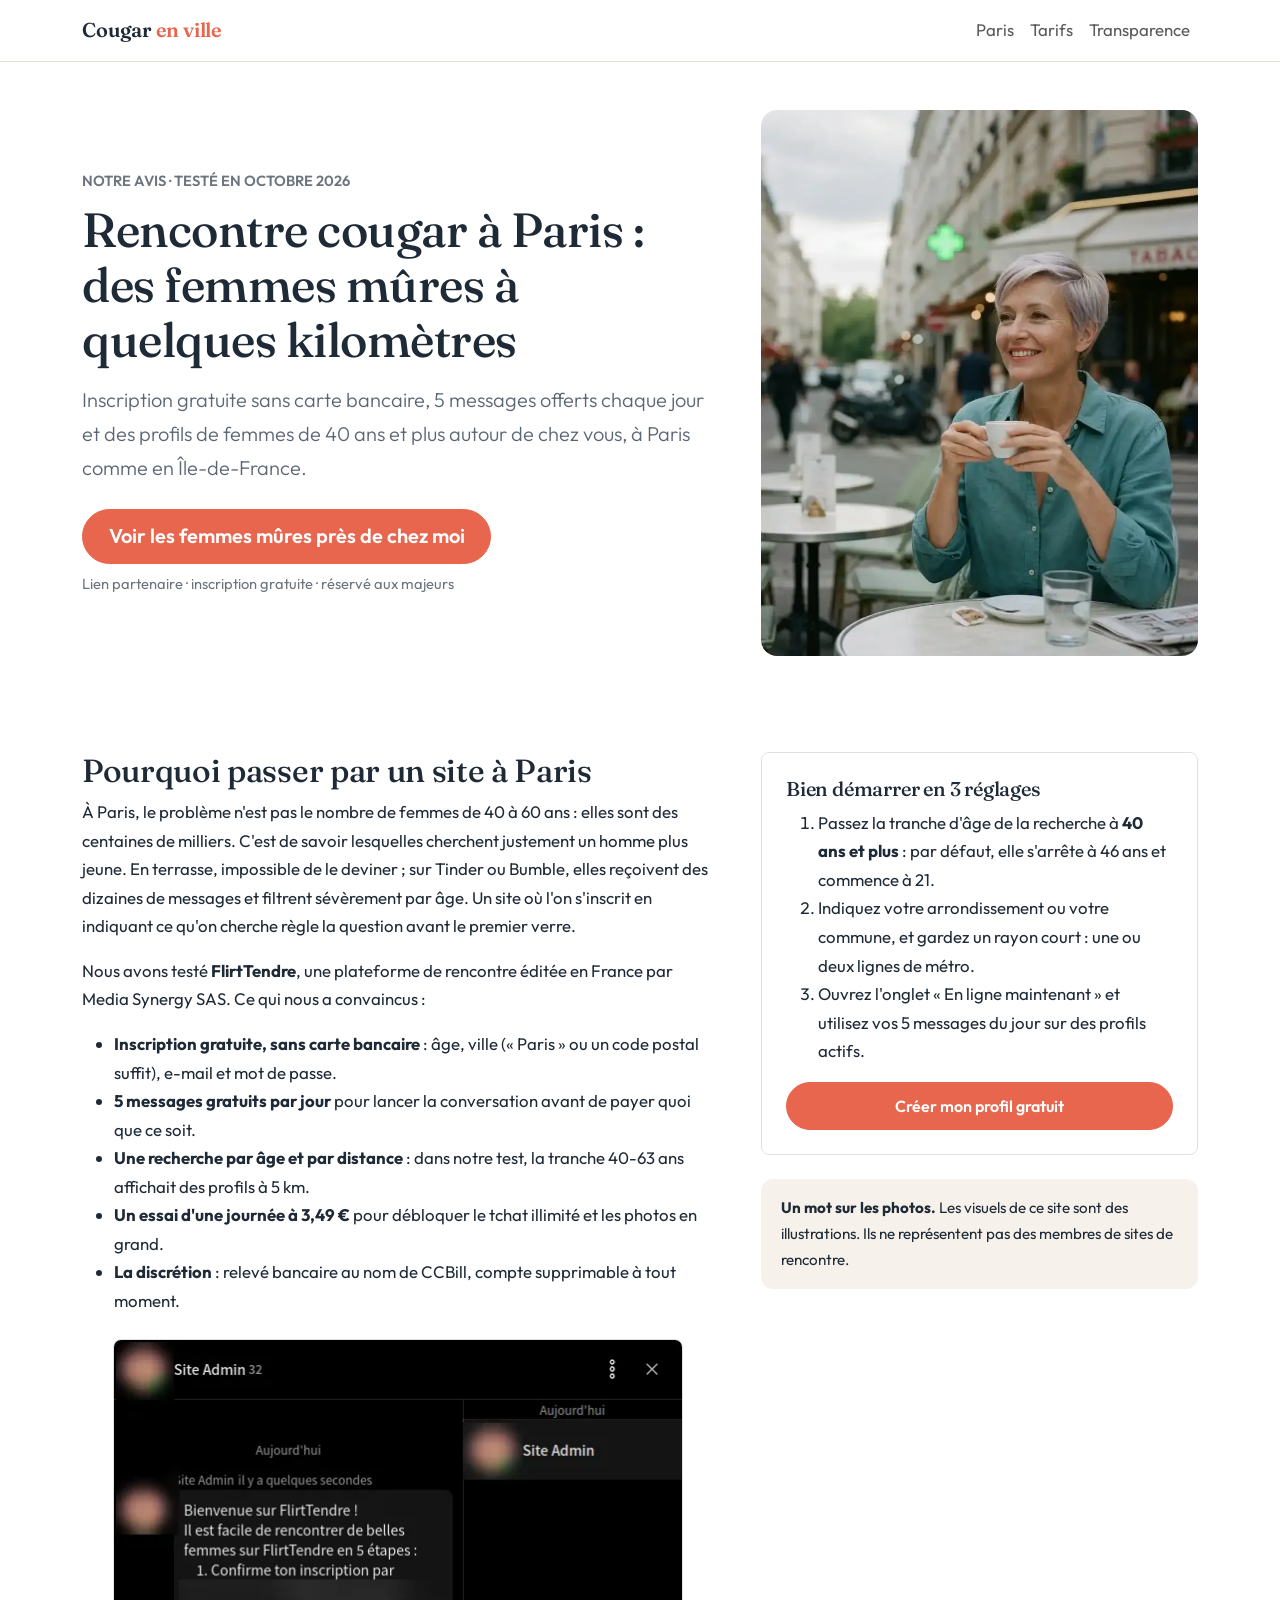
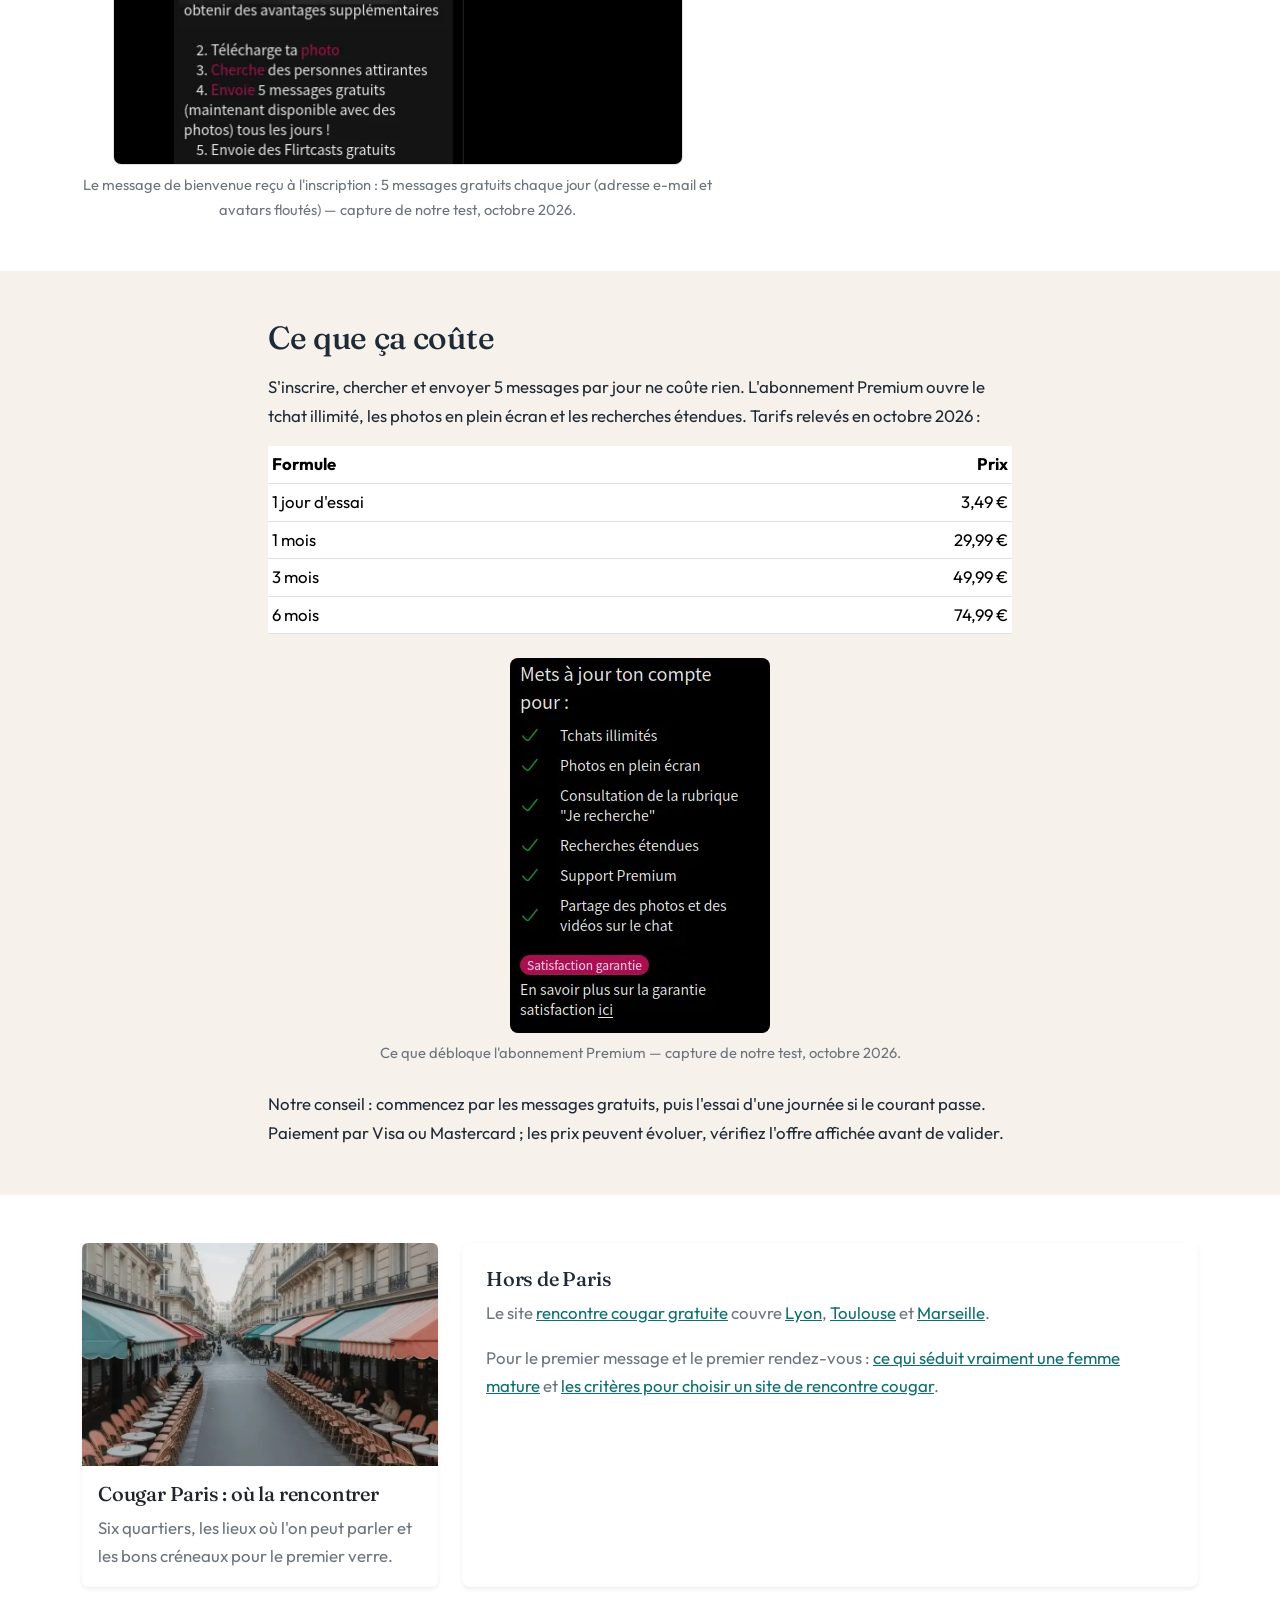
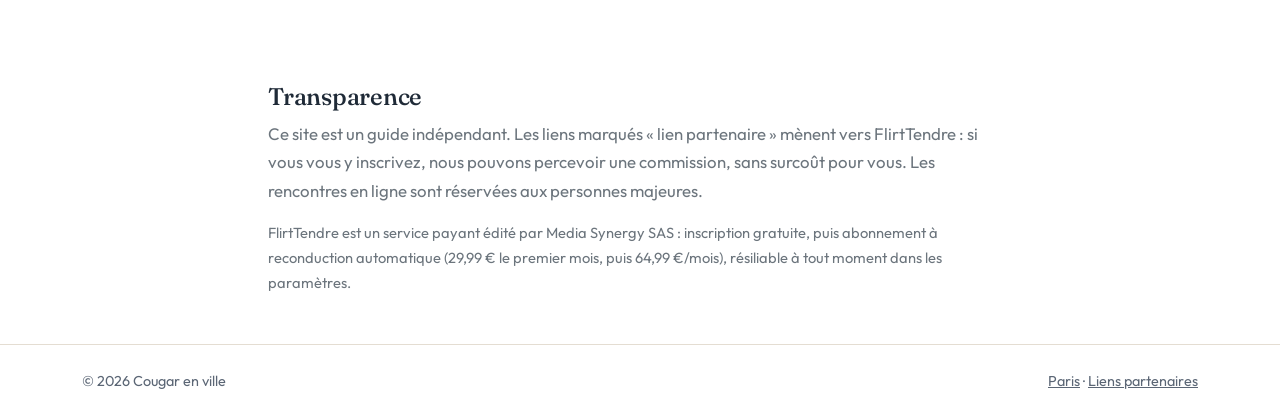
<file: index.html>
<!doctype html>
<html lang="fr">
<head>
  <meta charset="utf-8">
  <meta name="viewport" content="width=device-width, initial-scale=1">
  <title>Rencontre cougar à Paris : inscription gratuite</title>
  <meta name="description" content="Rencontre cougar à Paris et en Île-de-France : inscription gratuite sans carte, 5 messages offerts par jour, femmes de 40 ans et plus près de chez vous. Notre avis sur FlirtTendre.">
  <link rel="canonical" href="https://rencontre-cougar.github.io/">
  <meta name="robots" content="index, follow">
  <meta property="og:type" content="website">
  <meta property="og:title" content="Rencontre cougar à Paris : inscription gratuite">
  <meta property="og:description" content="Inscription gratuite, 5 messages offerts par jour et des femmes de 40 ans et plus près de chez vous.">
  <meta property="og:url" content="https://rencontre-cougar.github.io/">
  <meta property="og:image" content="https://rencontre-cougar.github.io/images/accueil-hero.webp">
  <meta property="og:locale" content="fr_FR">
  <link rel="preconnect" href="https://fonts.googleapis.com">
  <link rel="preconnect" href="https://fonts.gstatic.com" crossorigin>
  <link href="https://fonts.googleapis.com/css2?family=Fraunces:opsz,wght@9..144,500;9..144,600&family=Outfit:wght@400;500;600&display=swap" rel="stylesheet">
  <link href="https://cdn.jsdelivr.net/npm/bootstrap@5.3.3/dist/css/bootstrap.min.css" rel="stylesheet">
  <link href="/assets/site.css" rel="stylesheet">
  <script type="application/ld+json">
  {
    "@context": "https://schema.org",
    "@type": "WebSite",
    "name": "Cougar en ville",
    "url": "https://rencontre-cougar.github.io/",
    "inLanguage": "fr-FR"
  }
  </script>
</head>
<body>

<nav class="navbar navbar-expand-md bg-white sticky-top">
  <div class="container">
    <a class="navbar-brand" href="/">Cougar <span>en ville</span></a>
    <button class="navbar-toggler" type="button" data-bs-toggle="collapse" data-bs-target="#nav" aria-controls="nav" aria-expanded="false" aria-label="Ouvrir le menu">
      <span class="navbar-toggler-icon"></span>
    </button>
    <div class="collapse navbar-collapse" id="nav">
      <ul class="navbar-nav ms-auto">
        <li class="nav-item"><a class="nav-link" href="/rencontre-cougar-paris/">Paris</a></li>
        <li class="nav-item"><a class="nav-link" href="#tarifs">Tarifs</a></li>
        <li class="nav-item"><a class="nav-link" href="#transparence">Transparence</a></li>
      </ul>
    </div>
  </div>
</nav>

<header class="hero py-5">
  <div class="container">
    <div class="row align-items-center g-4 g-lg-5">
      <div class="col-lg-7">
        <p class="text-uppercase small fw-semibold text-secondary mb-2">Notre avis · testé en octobre 2026</p>
        <h1 class="mb-3">Rencontre cougar à Paris : des femmes mûres à quelques kilomètres</h1>
        <p class="lead mb-4">Inscription gratuite sans carte bancaire, 5 messages offerts chaque jour et des profils de femmes de 40 ans et plus autour de chez vous, à Paris comme en Île-de-France.</p>
        <a class="btn btn-coral btn-lg" href="/go/home-hero/" rel="sponsored noopener" target="_blank">Voir les femmes mûres près de chez moi</a>
        <p class="small text-secondary mt-2 mb-0">Lien partenaire · inscription gratuite · réservé aux majeurs</p>
      </div>
      <div class="col-lg-5">
        <div class="photo">
          <img src="/images/accueil-hero.webp" alt="Femme d'une cinquantaine d'années en terrasse, en fin de journée" width="800" height="1000" fetchpriority="high">
        </div>
      </div>
    </div>
  </div>
</header>

<main>
  <section class="py-5">
    <div class="container">
      <div class="row g-4 g-lg-5">
        <div class="col-lg-7">
          <h2>Pourquoi passer par un site à Paris</h2>
          <p>À Paris, le problème n'est pas le nombre de femmes de 40 à 60 ans : elles sont des centaines de milliers. C'est de savoir lesquelles cherchent justement un homme plus jeune. En terrasse, impossible de le deviner ; sur Tinder ou Bumble, elles reçoivent des dizaines de messages et filtrent sévèrement par âge. Un site où l'on s'inscrit en indiquant ce qu'on cherche règle la question avant le premier verre.</p>
          <p>Nous avons testé <strong>FlirtTendre</strong>, une plateforme de rencontre éditée en France par Media Synergy SAS. Ce qui nous a convaincus :</p>
          <ul>
            <li><strong>Inscription gratuite, sans carte bancaire</strong> : âge, ville (« Paris » ou un code postal suffit), e-mail et mot de passe.</li>
            <li><strong>5 messages gratuits par jour</strong> pour lancer la conversation avant de payer quoi que ce soit.</li>
            <li><strong>Une recherche par âge et par distance</strong> : dans notre test, la tranche 40-63 ans affichait des profils à 5 km.</li>
            <li><strong>Un essai d'une journée à 3,49 €</strong> pour débloquer le tchat illimité et les photos en grand.</li>
            <li><strong>La discrétion</strong> : relevé bancaire au nom de CCBill, compte supprimable à tout moment.</li>
          </ul>
          <figure class="mt-4 mb-0">
            <img class="img-fluid rounded-3 border d-block mx-auto" src="/images/flirttendre-5-messages-gratuits.webp" width="570" height="425" loading="lazy" decoding="async" alt="Message de bienvenue FlirtTendre : 5 messages gratuits par jour et Flirtcasts gratuits">
            <figcaption class="small text-secondary text-center mt-2">Le message de bienvenue reçu à l'inscription : 5 messages gratuits chaque jour (adresse e-mail et avatars floutés) — capture de notre test, octobre 2026.</figcaption>
          </figure>
        </div>
        <div class="col-lg-5">
          <div class="p-4 rounded-3 border">
            <h3 class="h5">Bien démarrer en 3 réglages</h3>
            <ol class="mb-3">
              <li>Passez la tranche d'âge de la recherche à <strong>40 ans et plus</strong> : par défaut, elle s'arrête à 46 ans et commence à 21.</li>
              <li>Indiquez votre arrondissement ou votre commune, et gardez un rayon court : une ou deux lignes de métro.</li>
              <li>Ouvrez l'onglet « En ligne maintenant » et utilisez vos 5 messages du jour sur des profils actifs.</li>
            </ol>
            <a class="btn btn-coral w-100" href="/go/home-bas/" rel="sponsored noopener" target="_blank">Créer mon profil gratuit</a>
          </div>
          <div class="note mt-4">
            <strong>Un mot sur les photos.</strong> Les visuels de ce site sont des illustrations. Ils ne représentent pas des membres de sites de rencontre.
          </div>
        </div>
      </div>
    </div>
  </section>

  <section class="band-sand py-5" id="tarifs">
    <div class="container" style="max-width: 48rem;">
      <h2 class="mb-3">Ce que ça coûte</h2>
      <p>S'inscrire, chercher et envoyer 5 messages par jour ne coûte rien. L'abonnement Premium ouvre le tchat illimité, les photos en plein écran et les recherches étendues. Tarifs relevés en octobre 2026 :</p>
      <table class="table table-sm bg-white mb-3">
        <thead><tr><th>Formule</th><th class="text-end">Prix</th></tr></thead>
        <tbody>
          <tr><td>1 jour d'essai</td><td class="text-end">3,49 €</td></tr>
          <tr><td>1 mois</td><td class="text-end">29,99 €</td></tr>
          <tr><td>3 mois</td><td class="text-end">49,99 €</td></tr>
          <tr><td>6 mois</td><td class="text-end">74,99 €</td></tr>
        </tbody>
      </table>
      <figure class="my-4">
        <img class="img-fluid rounded-3 d-block mx-auto" src="/images/flirttendre-abonnement-premium.webp" width="260" height="375" loading="lazy" decoding="async" alt="Avantages de l'abonnement Premium FlirtTendre : tchats illimités, photos en plein écran, recherches étendues">
        <figcaption class="small text-secondary text-center mt-2">Ce que débloque l'abonnement Premium — capture de notre test, octobre 2026.</figcaption>
      </figure>
      <p class="mb-0">Notre conseil : commencez par les messages gratuits, puis l'essai d'une journée si le courant passe. Paiement par Visa ou Mastercard ; les prix peuvent évoluer, vérifiez l'offre affichée avant de valider.</p>
    </div>
  </section>

  <section class="py-5">
    <div class="container">
      <div class="row g-4">
        <div class="col-md-6 col-lg-4">
          <a href="/rencontre-cougar-paris/" class="card h-100 text-decoration-none border-0 shadow-sm">
            <div class="photo photo-wide rounded-0 rounded-top">
              <img src="/images/paris-carte.webp" alt="Rue parisienne avec terrasses de café" width="800" height="500" loading="lazy">
            </div>
            <div class="card-body">
              <h3 class="h5 card-title text-dark">Cougar Paris : où la rencontrer</h3>
              <p class="card-text text-secondary mb-0">Six quartiers, les lieux où l'on peut parler et les bons créneaux pour le premier verre.</p>
            </div>
          </a>
        </div>
        <div class="col-md-6 col-lg-8">
          <div class="h-100 p-4 bg-white rounded-3 shadow-sm">
            <h3 class="h5">Hors de Paris</h3>
            <p class="text-secondary">Le site <a href="https://rencontre-cougar-gratuit.fr/">rencontre cougar gratuite</a> couvre <a href="https://rencontre-cougar-gratuit.fr/rencontre-cougar-lyon/">Lyon</a>, <a href="https://rencontre-cougar-gratuit.fr/rencontre-cougar-toulouse/">Toulouse</a> et <a href="https://rencontre-cougar-gratuit.fr/rencontre-cougar-marseille/">Marseille</a>.</p>
            <p class="mb-0 text-secondary">Pour le premier message et le premier rendez-vous : <a href="https://rencontre-cougar-gratuit.fr/comment-seduire-une-femme-mature/">ce qui séduit vraiment une femme mature</a> et <a href="https://rencontre-cougar-gratuit.fr/meilleur-site-de-rencontre-cougar/">les critères pour choisir un site de rencontre cougar</a>.</p>
          </div>
        </div>
      </div>
    </div>
  </section>

  <section class="py-5" id="transparence">
    <div class="container" style="max-width: 48rem;">
      <h2 class="h4">Transparence</h2>
      <p class="text-secondary">Ce site est un guide indépendant. Les liens marqués « lien partenaire » mènent vers FlirtTendre : si vous vous y inscrivez, nous pouvons percevoir une commission, sans surcoût pour vous. Les rencontres en ligne sont réservées aux personnes majeures.</p>
      <p class="small text-secondary mb-0">FlirtTendre est un service payant édité par Media Synergy SAS : inscription gratuite, puis abonnement à reconduction automatique (29,99 € le premier mois, puis 64,99 €/mois), résiliable à tout moment dans les paramètres.</p>
    </div>
  </section>
</main>

<footer class="py-4">
  <div class="container d-flex flex-column flex-md-row justify-content-between gap-2">
    <span>© 2026 Cougar en ville</span>
    <span><a href="/rencontre-cougar-paris/">Paris</a> · <a href="#transparence">Liens partenaires</a></span>
  </div>
</footer>

<div class="cta-mobile">
  <a class="btn btn-coral w-100" href="/go/home-sticky/" rel="sponsored noopener" target="_blank">Voir les femmes mûres près de chez moi</a>
</div>

<script src="https://cdn.jsdelivr.net/npm/bootstrap@5.3.3/dist/js/bootstrap.bundle.min.js" defer></script>
</body>
</html>
</file>
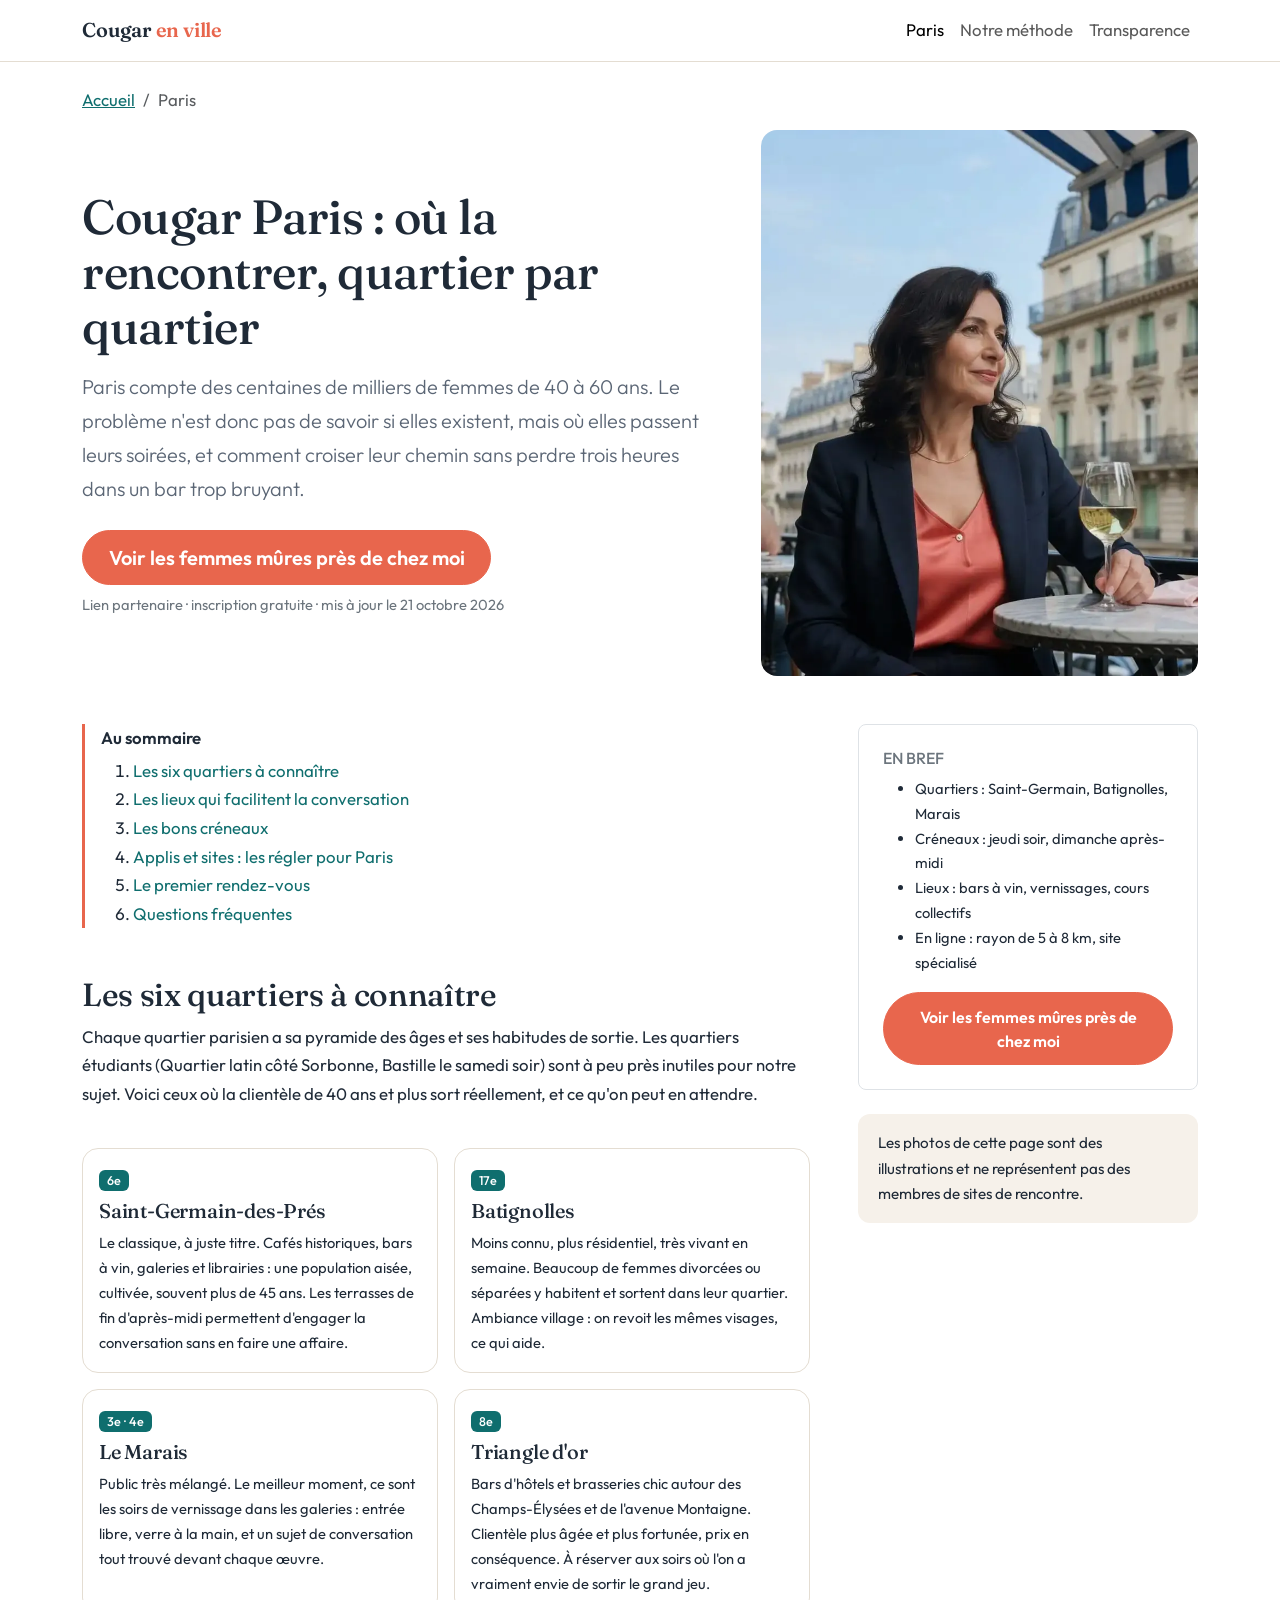
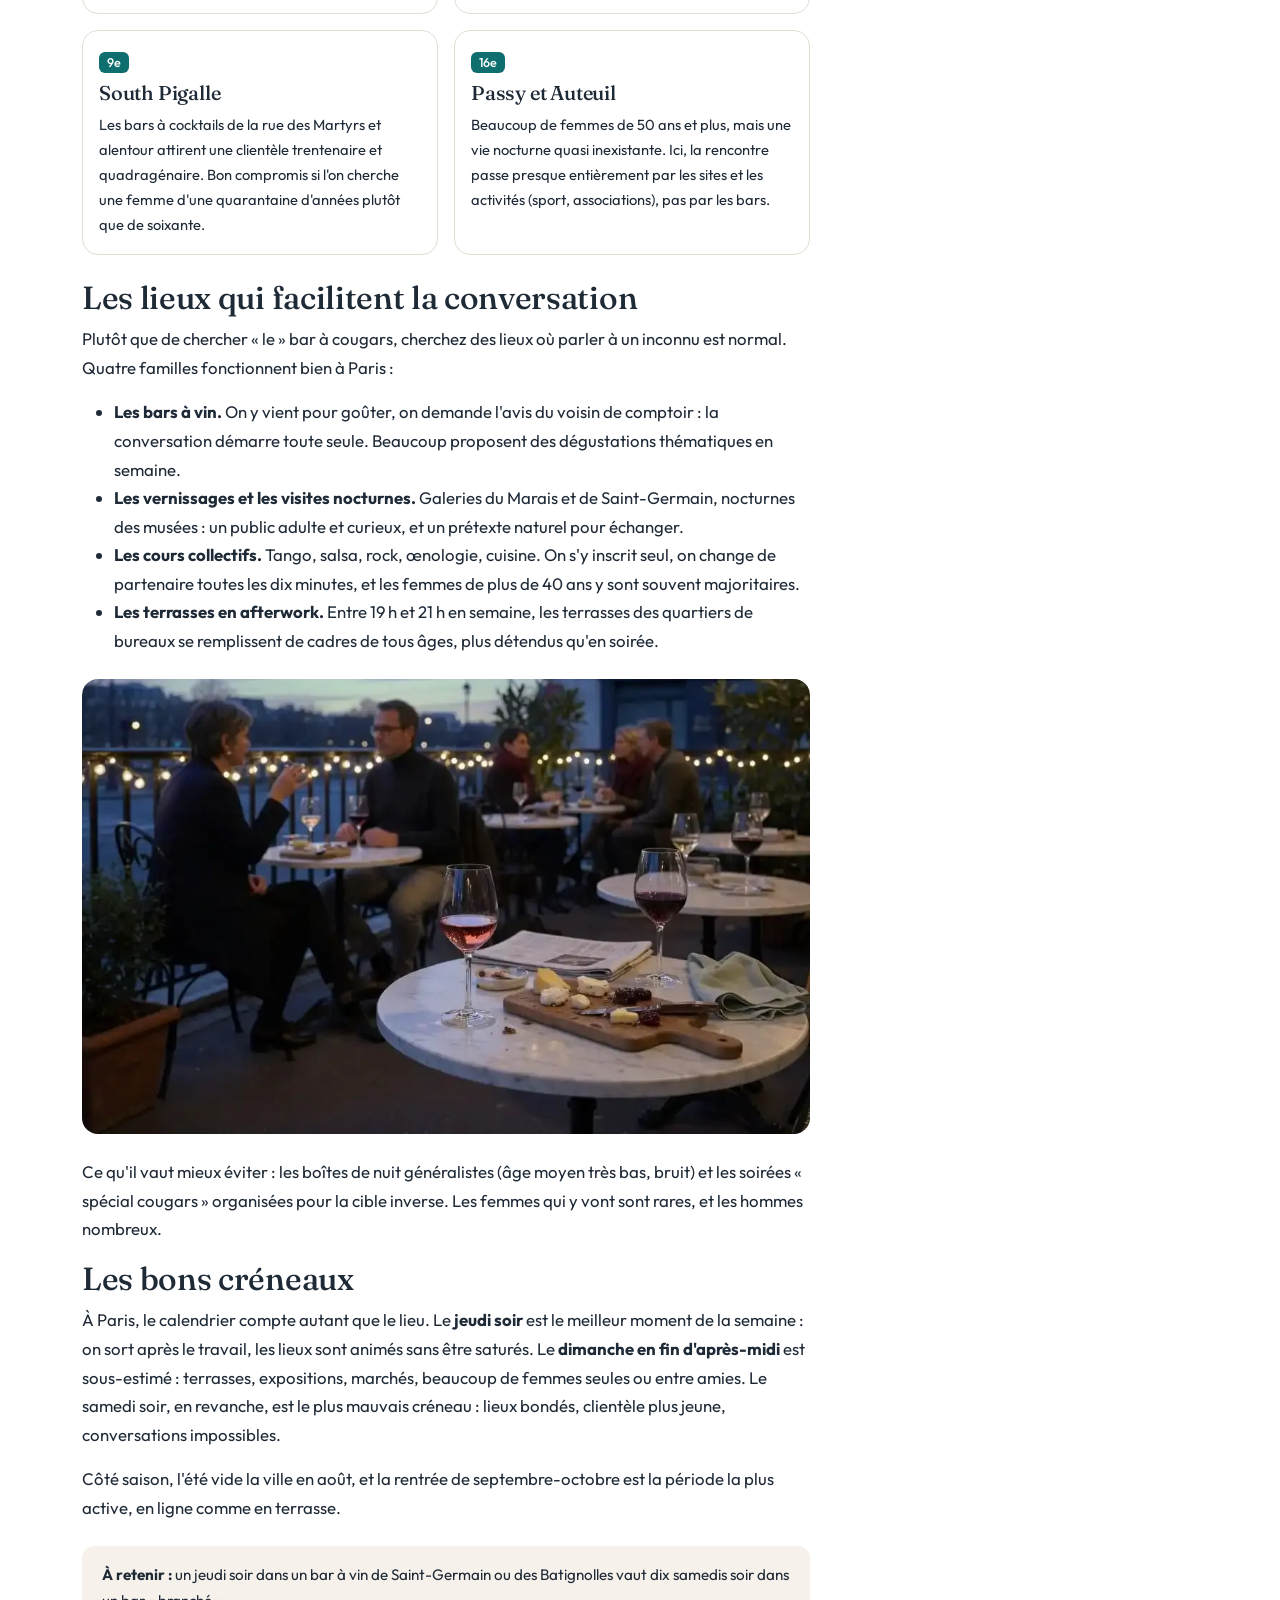
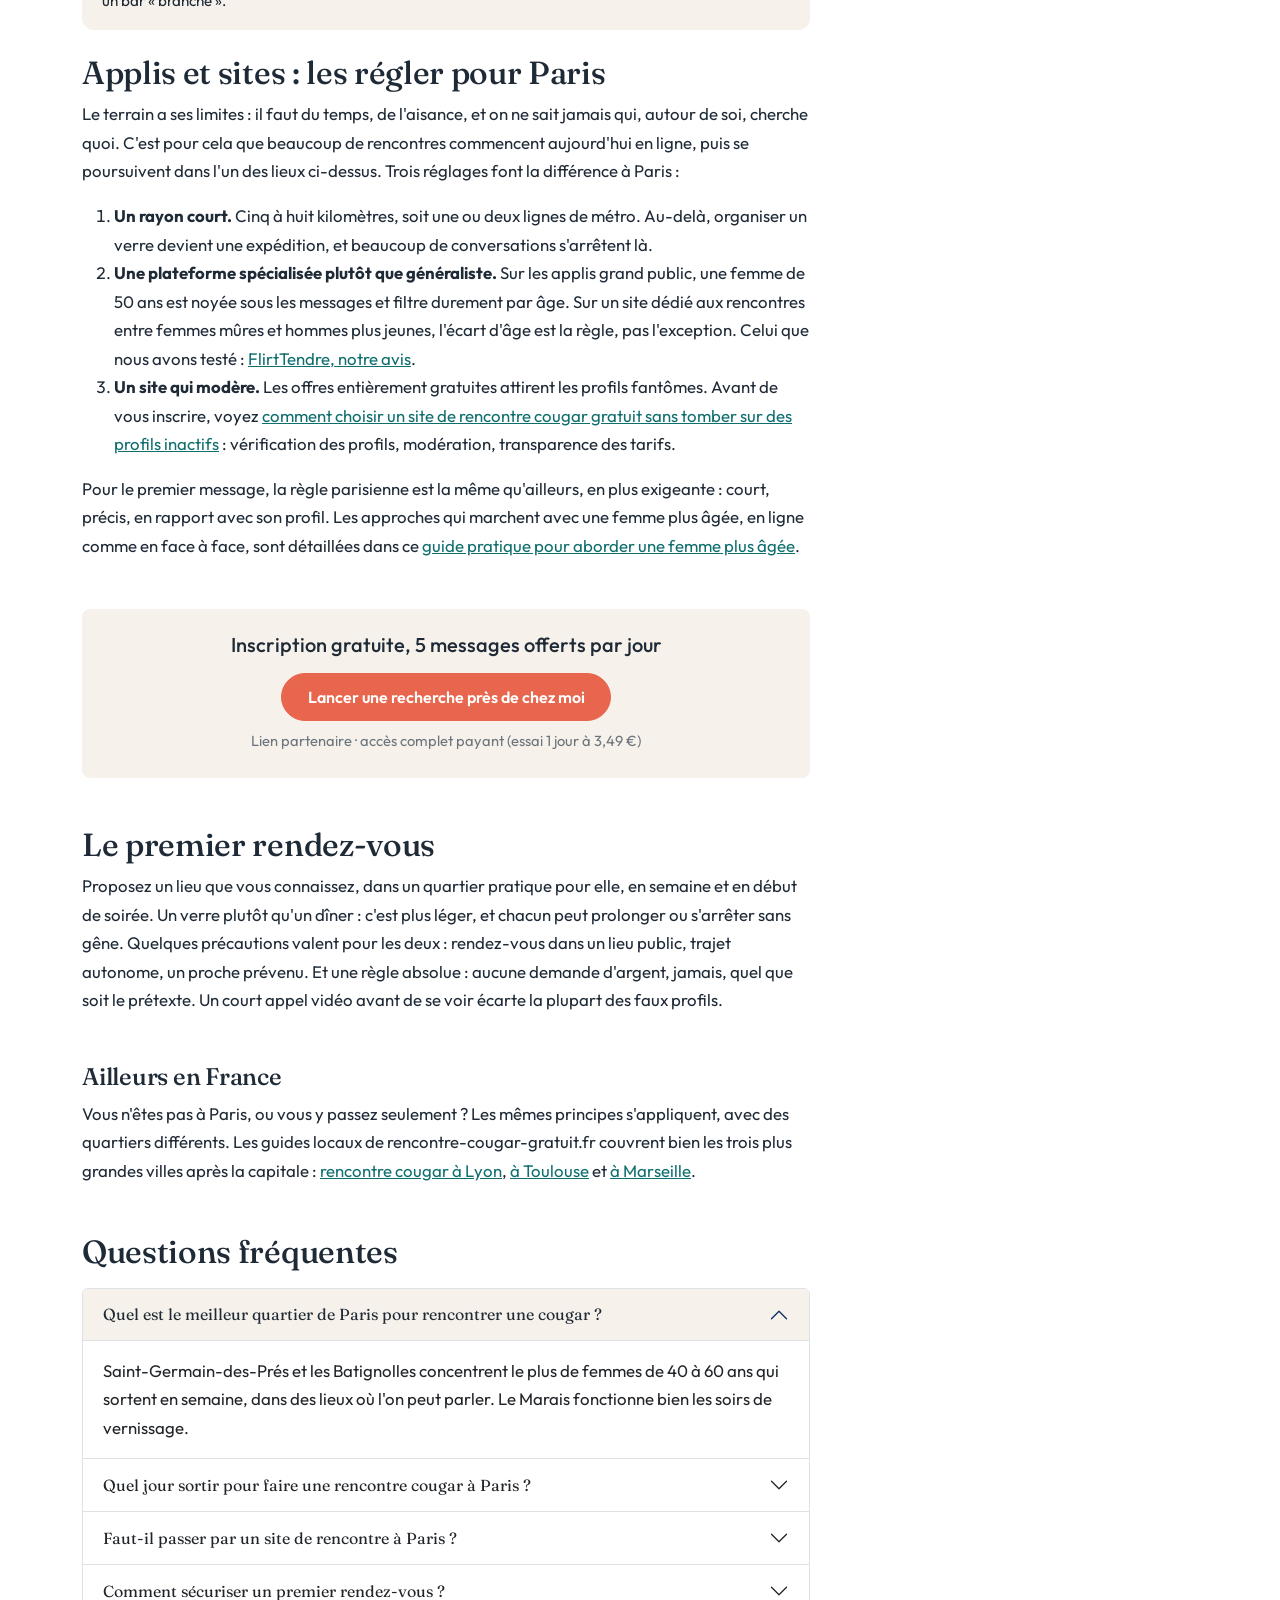
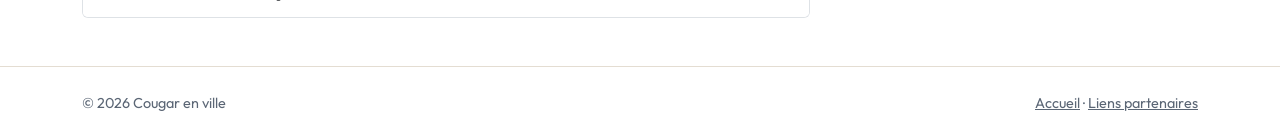
<file: rencontre-cougar-paris/index.html>
<!doctype html>
<html lang="fr">
<head>
  <meta charset="utf-8">
  <meta name="viewport" content="width=device-width, initial-scale=1">
  <title>Cougar Paris : où la rencontrer (quartiers, lieux, créneaux)</title>
  <meta name="description" content="Où rencontrer une cougar à Paris ? Six quartiers analysés, les types de lieux qui facilitent la conversation, les bons créneaux et le bon usage des applis.">
  <link rel="canonical" href="https://rencontre-cougar.github.io/rencontre-cougar-paris/">
  <meta name="robots" content="index, follow">
  <meta property="og:type" content="article">
  <meta property="og:title" content="Cougar Paris : où la rencontrer (quartiers, lieux, créneaux)">
  <meta property="og:description" content="Six quartiers analysés, les bons créneaux et le bon usage des applis pour rencontrer une femme cougar à Paris.">
  <meta property="og:url" content="https://rencontre-cougar.github.io/rencontre-cougar-paris/">
  <meta property="og:image" content="https://rencontre-cougar.github.io/images/paris-hero.webp">
  <meta property="og:locale" content="fr_FR">
  <link rel="preconnect" href="https://fonts.googleapis.com">
  <link rel="preconnect" href="https://fonts.gstatic.com" crossorigin>
  <link href="https://fonts.googleapis.com/css2?family=Fraunces:opsz,wght@9..144,500;9..144,600&family=Outfit:wght@400;500;600&display=swap" rel="stylesheet">
  <link href="https://cdn.jsdelivr.net/npm/bootstrap@5.3.3/dist/css/bootstrap.min.css" rel="stylesheet">
  <link href="/assets/site.css" rel="stylesheet">
  <script type="application/ld+json">
  {
    "@context": "https://schema.org",
    "@graph": [
      {
        "@type": "Article",
        "headline": "Cougar Paris : où la rencontrer, quartier par quartier",
        "image": "https://rencontre-cougar.github.io/images/paris-hero.webp",
        "datePublished": "2026-10-09",
        "dateModified": "2026-10-21",
        "inLanguage": "fr-FR",
        "author": { "@type": "Organization", "name": "Cougar en ville", "url": "https://rencontre-cougar.github.io/" },
        "publisher": { "@type": "Organization", "name": "Cougar en ville", "url": "https://rencontre-cougar.github.io/" },
        "mainEntityOfPage": "https://rencontre-cougar.github.io/rencontre-cougar-paris/"
      },
      {
        "@type": "BreadcrumbList",
        "itemListElement": [
          { "@type": "ListItem", "position": 1, "name": "Accueil", "item": "https://rencontre-cougar.github.io/" },
          { "@type": "ListItem", "position": 2, "name": "Paris", "item": "https://rencontre-cougar.github.io/rencontre-cougar-paris/" }
        ]
      },
      {
        "@type": "FAQPage",
        "mainEntity": [
          { "@type": "Question", "name": "Quel est le meilleur quartier de Paris pour rencontrer une cougar ?", "acceptedAnswer": { "@type": "Answer", "text": "Saint-Germain-des-Prés et les Batignolles concentrent le plus de femmes de 40 à 60 ans qui sortent en semaine, dans des lieux où l'on peut parler. Le Marais fonctionne bien les soirs de vernissage." } },
          { "@type": "Question", "name": "Quel jour sortir pour faire une rencontre cougar à Paris ?", "acceptedAnswer": { "@type": "Answer", "text": "Le jeudi en fin de journée (afterwork, 19 h - 21 h) et le dimanche en fin d'après-midi. Le samedi soir, les lieux sont bondés et plus jeunes, donc moins propices." } },
          { "@type": "Question", "name": "Faut-il passer par un site de rencontre à Paris ?", "acceptedAnswer": { "@type": "Answer", "text": "C'est le moyen le plus efficace : il règle la question de l'intention avant même le premier verre. Réglez un rayon de recherche court (une ou deux lignes de métro) pour que le rendez-vous reste simple à organiser." } },
          { "@type": "Question", "name": "Comment sécuriser un premier rendez-vous ?", "acceptedAnswer": { "@type": "Answer", "text": "Lieu public et fréquenté, trajet autonome, un proche prévenu, et aucune demande d'argent acceptée sous aucun prétexte. Une conversation vidéo avant de se voir écarte la plupart des faux profils." } }
        ]
      }
    ]
  }
  </script>
</head>
<body>

<nav class="navbar navbar-expand-md bg-white sticky-top">
  <div class="container">
    <a class="navbar-brand" href="/">Cougar <span>en ville</span></a>
    <button class="navbar-toggler" type="button" data-bs-toggle="collapse" data-bs-target="#nav" aria-controls="nav" aria-expanded="false" aria-label="Ouvrir le menu">
      <span class="navbar-toggler-icon"></span>
    </button>
    <div class="collapse navbar-collapse" id="nav">
      <ul class="navbar-nav ms-auto">
        <li class="nav-item"><a class="nav-link active" aria-current="page" href="/rencontre-cougar-paris/">Paris</a></li>
        <li class="nav-item"><a class="nav-link" href="/#methode">Notre méthode</a></li>
        <li class="nav-item"><a class="nav-link" href="/#transparence">Transparence</a></li>
      </ul>
    </div>
  </div>
</nav>

<header class="hero pt-4 pb-5">
  <div class="container">
    <nav aria-label="Fil d'Ariane">
      <ol class="breadcrumb small">
        <li class="breadcrumb-item"><a href="/">Accueil</a></li>
        <li class="breadcrumb-item active" aria-current="page">Paris</li>
      </ol>
    </nav>
    <div class="row align-items-center g-4 g-lg-5">
      <div class="col-lg-7">
        <h1 class="mb-3">Cougar Paris : où la rencontrer, quartier par quartier</h1>
        <p class="lead mb-4">Paris compte des centaines de milliers de femmes de 40 à 60 ans. Le problème n'est donc pas de savoir si elles existent, mais où elles passent leurs soirées, et comment croiser leur chemin sans perdre trois heures dans un bar trop bruyant.</p>
        <a class="btn btn-coral btn-lg" href="/go/paris-hero/" rel="sponsored noopener" target="_blank">Voir les femmes mûres près de chez moi</a>
        <p class="small text-secondary mt-2 mb-0">Lien partenaire · inscription gratuite · mis à jour le 21 octobre 2026</p>
      </div>
      <div class="col-lg-5">
        <div class="photo">
          <img src="/images/paris-hero.webp" alt="Femme élégante d'une cinquantaine d'années sur une terrasse parisienne" width="800" height="1000" fetchpriority="high">
        </div>
      </div>
    </div>
  </div>
</header>

<main class="pb-5">
  <div class="container">
    <div class="row g-4 g-lg-5">
      <article class="col-lg-8">

        <div class="toc mb-5">
          <p class="fw-semibold mb-1">Au sommaire</p>
          <ol class="mb-0">
            <li><a href="#quartiers">Les six quartiers à connaître</a></li>
            <li><a href="#lieux">Les lieux qui facilitent la conversation</a></li>
            <li><a href="#creneaux">Les bons créneaux</a></li>
            <li><a href="#applis">Applis et sites : les régler pour Paris</a></li>
            <li><a href="#rdv">Le premier rendez-vous</a></li>
            <li><a href="#faq">Questions fréquentes</a></li>
          </ol>
        </div>

        <h2 id="quartiers">Les six quartiers à connaître</h2>
        <p>Chaque quartier parisien a sa pyramide des âges et ses habitudes de sortie. Les quartiers étudiants (Quartier latin côté Sorbonne, Bastille le samedi soir) sont à peu près inutiles pour notre sujet. Voici ceux où la clientèle de 40 ans et plus sort réellement, et ce qu'on peut en attendre.</p>

        <div class="row g-3 my-4">
          <div class="col-md-6">
            <div class="quartier p-3">
              <span class="badge mb-2">6e</span>
              <h3 class="h5">Saint-Germain-des-Prés</h3>
              <p class="mb-0 small">Le classique, à juste titre. Cafés historiques, bars à vin, galeries et librairies : une population aisée, cultivée, souvent plus de 45 ans. Les terrasses de fin d'après-midi permettent d'engager la conversation sans en faire une affaire.</p>
            </div>
          </div>
          <div class="col-md-6">
            <div class="quartier p-3">
              <span class="badge mb-2">17e</span>
              <h3 class="h5">Batignolles</h3>
              <p class="mb-0 small">Moins connu, plus résidentiel, très vivant en semaine. Beaucoup de femmes divorcées ou séparées y habitent et sortent dans leur quartier. Ambiance village : on revoit les mêmes visages, ce qui aide.</p>
            </div>
          </div>
          <div class="col-md-6">
            <div class="quartier p-3">
              <span class="badge mb-2">3e · 4e</span>
              <h3 class="h5">Le Marais</h3>
              <p class="mb-0 small">Public très mélangé. Le meilleur moment, ce sont les soirs de vernissage dans les galeries : entrée libre, verre à la main, et un sujet de conversation tout trouvé devant chaque œuvre.</p>
            </div>
          </div>
          <div class="col-md-6">
            <div class="quartier p-3">
              <span class="badge mb-2">8e</span>
              <h3 class="h5">Triangle d'or</h3>
              <p class="mb-0 small">Bars d'hôtels et brasseries chic autour des Champs-Élysées et de l'avenue Montaigne. Clientèle plus âgée et plus fortunée, prix en conséquence. À réserver aux soirs où l'on a vraiment envie de sortir le grand jeu.</p>
            </div>
          </div>
          <div class="col-md-6">
            <div class="quartier p-3">
              <span class="badge mb-2">9e</span>
              <h3 class="h5">South Pigalle</h3>
              <p class="mb-0 small">Les bars à cocktails de la rue des Martyrs et alentour attirent une clientèle trentenaire et quadragénaire. Bon compromis si l'on cherche une femme d'une quarantaine d'années plutôt que de soixante.</p>
            </div>
          </div>
          <div class="col-md-6">
            <div class="quartier p-3">
              <span class="badge mb-2">16e</span>
              <h3 class="h5">Passy et Auteuil</h3>
              <p class="mb-0 small">Beaucoup de femmes de 50 ans et plus, mais une vie nocturne quasi inexistante. Ici, la rencontre passe presque entièrement par les sites et les activités (sport, associations), pas par les bars.</p>
            </div>
          </div>
        </div>

        <h2 id="lieux">Les lieux qui facilitent la conversation</h2>
        <p>Plutôt que de chercher « le » bar à cougars, cherchez des lieux où parler à un inconnu est normal. Quatre familles fonctionnent bien à Paris :</p>
        <ul>
          <li><strong>Les bars à vin.</strong> On y vient pour goûter, on demande l'avis du voisin de comptoir : la conversation démarre toute seule. Beaucoup proposent des dégustations thématiques en semaine.</li>
          <li><strong>Les vernissages et les visites nocturnes.</strong> Galeries du Marais et de Saint-Germain, nocturnes des musées : un public adulte et curieux, et un prétexte naturel pour échanger.</li>
          <li><strong>Les cours collectifs.</strong> Tango, salsa, rock, œnologie, cuisine. On s'y inscrit seul, on change de partenaire toutes les dix minutes, et les femmes de plus de 40 ans y sont souvent majoritaires.</li>
          <li><strong>Les terrasses en afterwork.</strong> Entre 19 h et 21 h en semaine, les terrasses des quartiers de bureaux se remplissent de cadres de tous âges, plus détendus qu'en soirée.</li>
        </ul>

        <div class="photo photo-wide my-4">
          <img src="/images/paris-terrasse.webp" alt="Terrasse de café parisienne en début de soirée" width="1024" height="640" loading="lazy">
        </div>

        <p>Ce qu'il vaut mieux éviter : les boîtes de nuit généralistes (âge moyen très bas, bruit) et les soirées « spécial cougars » organisées pour la cible inverse. Les femmes qui y vont sont rares, et les hommes nombreux.</p>

        <h2 id="creneaux">Les bons créneaux</h2>
        <p>À Paris, le calendrier compte autant que le lieu. Le <strong>jeudi soir</strong> est le meilleur moment de la semaine : on sort après le travail, les lieux sont animés sans être saturés. Le <strong>dimanche en fin d'après-midi</strong> est sous-estimé : terrasses, expositions, marchés, beaucoup de femmes seules ou entre amies. Le samedi soir, en revanche, est le plus mauvais créneau : lieux bondés, clientèle plus jeune, conversations impossibles.</p>
        <p>Côté saison, l'été vide la ville en août, et la rentrée de septembre-octobre est la période la plus active, en ligne comme en terrasse.</p>

        <div class="note my-4">
          <strong>À retenir :</strong> un jeudi soir dans un bar à vin de Saint-Germain ou des Batignolles vaut dix samedis soir dans un bar « branché ».
        </div>

        <h2 id="applis">Applis et sites : les régler pour Paris</h2>
        <p>Le terrain a ses limites : il faut du temps, de l'aisance, et on ne sait jamais qui, autour de soi, cherche quoi. C'est pour cela que beaucoup de rencontres commencent aujourd'hui en ligne, puis se poursuivent dans l'un des lieux ci-dessus. Trois réglages font la différence à Paris :</p>
        <ol>
          <li><strong>Un rayon court.</strong> Cinq à huit kilomètres, soit une ou deux lignes de métro. Au-delà, organiser un verre devient une expédition, et beaucoup de conversations s'arrêtent là.</li>
          <li><strong>Une plateforme spécialisée plutôt que généraliste.</strong> Sur les applis grand public, une femme de 50 ans est noyée sous les messages et filtre durement par âge. Sur un site dédié aux rencontres entre femmes mûres et hommes plus jeunes, l'écart d'âge est la règle, pas l'exception. Celui que nous avons testé : <a href="/">FlirtTendre, notre avis</a>.</li>
          <li><strong>Un site qui modère.</strong> Les offres entièrement gratuites attirent les profils fantômes. Avant de vous inscrire, voyez <a href="https://rencontre-cougar-gratuit.fr/">comment choisir un site de rencontre cougar gratuit sans tomber sur des profils inactifs</a> : vérification des profils, modération, transparence des tarifs.</li>
        </ol>
        <p>Pour le premier message, la règle parisienne est la même qu'ailleurs, en plus exigeante : court, précis, en rapport avec son profil. Les approches qui marchent avec une femme plus âgée, en ligne comme en face à face, sont détaillées dans ce <a href="https://rencontre-cougar-gratuit.fr/comment-draguer-une-femme-plus-agee/">guide pratique pour aborder une femme plus âgée</a>.</p>

        <div class="text-center my-5 p-4 band-sand rounded-3">
          <p class="h5 mb-3">Inscription gratuite, 5 messages offerts par jour</p>
          <a class="btn btn-coral" href="/go/paris-milieu/" rel="sponsored noopener" target="_blank">Lancer une recherche près de chez moi</a>
          <p class="small text-secondary mt-2 mb-0">Lien partenaire · accès complet payant (essai 1 jour à 3,49 €)</p>
        </div>

        <h2 id="rdv">Le premier rendez-vous</h2>
        <p>Proposez un lieu que vous connaissez, dans un quartier pratique pour elle, en semaine et en début de soirée. Un verre plutôt qu'un dîner : c'est plus léger, et chacun peut prolonger ou s'arrêter sans gêne. Quelques précautions valent pour les deux : rendez-vous dans un lieu public, trajet autonome, un proche prévenu. Et une règle absolue : aucune demande d'argent, jamais, quel que soit le prétexte. Un court appel vidéo avant de se voir écarte la plupart des faux profils.</p>

        <h2 class="h4 mt-5">Ailleurs en France</h2>
        <p>Vous n'êtes pas à Paris, ou vous y passez seulement ? Les mêmes principes s'appliquent, avec des quartiers différents. Les guides locaux de rencontre-cougar-gratuit.fr couvrent bien les trois plus grandes villes après la capitale : <a href="https://rencontre-cougar-gratuit.fr/rencontre-cougar-lyon/">rencontre cougar à Lyon</a>, <a href="https://rencontre-cougar-gratuit.fr/rencontre-cougar-toulouse/">à Toulouse</a> et <a href="https://rencontre-cougar-gratuit.fr/rencontre-cougar-marseille/">à Marseille</a>.</p>

        <h2 id="faq" class="mt-5 mb-3">Questions fréquentes</h2>
        <div class="accordion" id="faqAcc">
          <div class="accordion-item">
            <h3 class="accordion-header"><button class="accordion-button" type="button" data-bs-toggle="collapse" data-bs-target="#q1" aria-expanded="true" aria-controls="q1">Quel est le meilleur quartier de Paris pour rencontrer une cougar ?</button></h3>
            <div id="q1" class="accordion-collapse collapse show" data-bs-parent="#faqAcc"><div class="accordion-body">Saint-Germain-des-Prés et les Batignolles concentrent le plus de femmes de 40 à 60 ans qui sortent en semaine, dans des lieux où l'on peut parler. Le Marais fonctionne bien les soirs de vernissage.</div></div>
          </div>
          <div class="accordion-item">
            <h3 class="accordion-header"><button class="accordion-button collapsed" type="button" data-bs-toggle="collapse" data-bs-target="#q2" aria-expanded="false" aria-controls="q2">Quel jour sortir pour faire une rencontre cougar à Paris ?</button></h3>
            <div id="q2" class="accordion-collapse collapse" data-bs-parent="#faqAcc"><div class="accordion-body">Le jeudi en fin de journée (afterwork, 19 h - 21 h) et le dimanche en fin d'après-midi. Le samedi soir, les lieux sont bondés et plus jeunes, donc moins propices.</div></div>
          </div>
          <div class="accordion-item">
            <h3 class="accordion-header"><button class="accordion-button collapsed" type="button" data-bs-toggle="collapse" data-bs-target="#q3" aria-expanded="false" aria-controls="q3">Faut-il passer par un site de rencontre à Paris ?</button></h3>
            <div id="q3" class="accordion-collapse collapse" data-bs-parent="#faqAcc"><div class="accordion-body">C'est le moyen le plus efficace : il règle la question de l'intention avant même le premier verre. Réglez un rayon de recherche court (une ou deux lignes de métro) pour que le rendez-vous reste simple à organiser.</div></div>
          </div>
          <div class="accordion-item">
            <h3 class="accordion-header"><button class="accordion-button collapsed" type="button" data-bs-toggle="collapse" data-bs-target="#q4" aria-expanded="false" aria-controls="q4">Comment sécuriser un premier rendez-vous ?</button></h3>
            <div id="q4" class="accordion-collapse collapse" data-bs-parent="#faqAcc"><div class="accordion-body">Lieu public et fréquenté, trajet autonome, un proche prévenu, et aucune demande d'argent acceptée sous aucun prétexte. Une conversation vidéo avant de se voir écarte la plupart des faux profils.</div></div>
          </div>
        </div>
      </article>

      <aside class="col-lg-4">
        <div class="sticky-lg-top" style="top: 5rem;">
          <div class="p-4 rounded-3 border mb-4">
            <p class="h6 text-uppercase text-secondary">En bref</p>
            <ul class="small mb-3">
              <li>Quartiers : Saint-Germain, Batignolles, Marais</li>
              <li>Créneaux : jeudi soir, dimanche après-midi</li>
              <li>Lieux : bars à vin, vernissages, cours collectifs</li>
              <li>En ligne : rayon de 5 à 8 km, site spécialisé</li>
            </ul>
            <a class="btn btn-coral w-100" href="/go/paris-aside/" rel="sponsored noopener" target="_blank">Voir les femmes mûres près de chez moi</a>
          </div>
          <div class="note">
            Les photos de cette page sont des illustrations et ne représentent pas des membres de sites de rencontre.
          </div>
        </div>
      </aside>
    </div>
  </div>
</main>

<footer class="py-4">
  <div class="container d-flex flex-column flex-md-row justify-content-between gap-2">
    <span>© 2026 Cougar en ville</span>
    <span><a href="/">Accueil</a> · <a href="/#transparence">Liens partenaires</a></span>
  </div>
</footer>

<div class="cta-mobile">
  <a class="btn btn-coral w-100" href="/go/paris-sticky/" rel="sponsored noopener" target="_blank">Voir les femmes mûres près de chez moi</a>
</div>

<script src="https://cdn.jsdelivr.net/npm/bootstrap@5.3.3/dist/js/bootstrap.bundle.min.js" defer></script>
</body>
</html>
</file>
<file: assets/site.css>
:root {
  --ink: #1f2a37;
  --muted: #5b6675;
  --sea: #0f6e6e;
  --sea-dark: #0a5151;
  --coral: #e8664d;
  --sand: #f6f1ea;
  --line: #e4ddd2;
}

body {
  font-family: "Outfit", system-ui, -apple-system, "Segoe UI", sans-serif;
  color: var(--ink);
  background: #fff;
  font-size: 1.05rem;
  line-height: 1.7;
}

h1, h2, h3, .navbar-brand {
  font-family: "Fraunces", Georgia, serif;
  letter-spacing: -0.01em;
}

a { color: var(--sea); }
a:hover { color: var(--sea-dark); }

.navbar { border-bottom: 1px solid var(--line); }
.navbar-brand { font-weight: 600; color: var(--ink); }
.navbar-brand span { color: var(--coral); }

.band-sand { background: var(--sand); }

.hero h1 { font-size: clamp(1.9rem, 4.5vw, 3rem); line-height: 1.15; }
.hero .lead { color: var(--muted); }

.photo {
  background: var(--line);
  border-radius: 1rem;
  overflow: hidden;
  aspect-ratio: 4 / 5;
}
.photo img { width: 100%; height: 100%; object-fit: cover; display: block; }
.photo-wide { aspect-ratio: 16 / 10; }

.btn-coral {
  --bs-btn-bg: var(--coral);
  --bs-btn-border-color: var(--coral);
  --bs-btn-color: #fff;
  --bs-btn-hover-bg: #d4533b;
  --bs-btn-hover-border-color: #d4533b;
  --bs-btn-hover-color: #fff;
  --bs-btn-active-bg: #c04a33;
  --bs-btn-active-border-color: #c04a33;
  font-weight: 600;
  border-radius: 999px;
  padding: .7rem 1.6rem;
}

.toc { border-left: 3px solid var(--coral); padding-left: 1rem; }
.toc a { text-decoration: none; }

.quartier {
  border: 1px solid var(--line);
  border-radius: 1rem;
  height: 100%;
}
.quartier .badge { background: var(--sea); font-weight: 500; }

.note {
  background: var(--sand);
  border-radius: .75rem;
  padding: 1rem 1.25rem;
  font-size: .95rem;
}

.accordion-button:not(.collapsed) { background: var(--sand); color: var(--ink); }

footer { border-top: 1px solid var(--line); font-size: .9rem; color: var(--muted); }
footer a { color: var(--muted); }

.cta-mobile {
  position: fixed; left: 0; right: 0; bottom: 0;
  padding: .6rem 1rem;
  background: rgba(255,255,255,.96);
  border-top: 1px solid var(--line);
  z-index: 1030;
}
@media (min-width: 768px) { .cta-mobile { display: none; } }
@media (max-width: 767.98px) { body { padding-bottom: 4.5rem; } }
</file>
